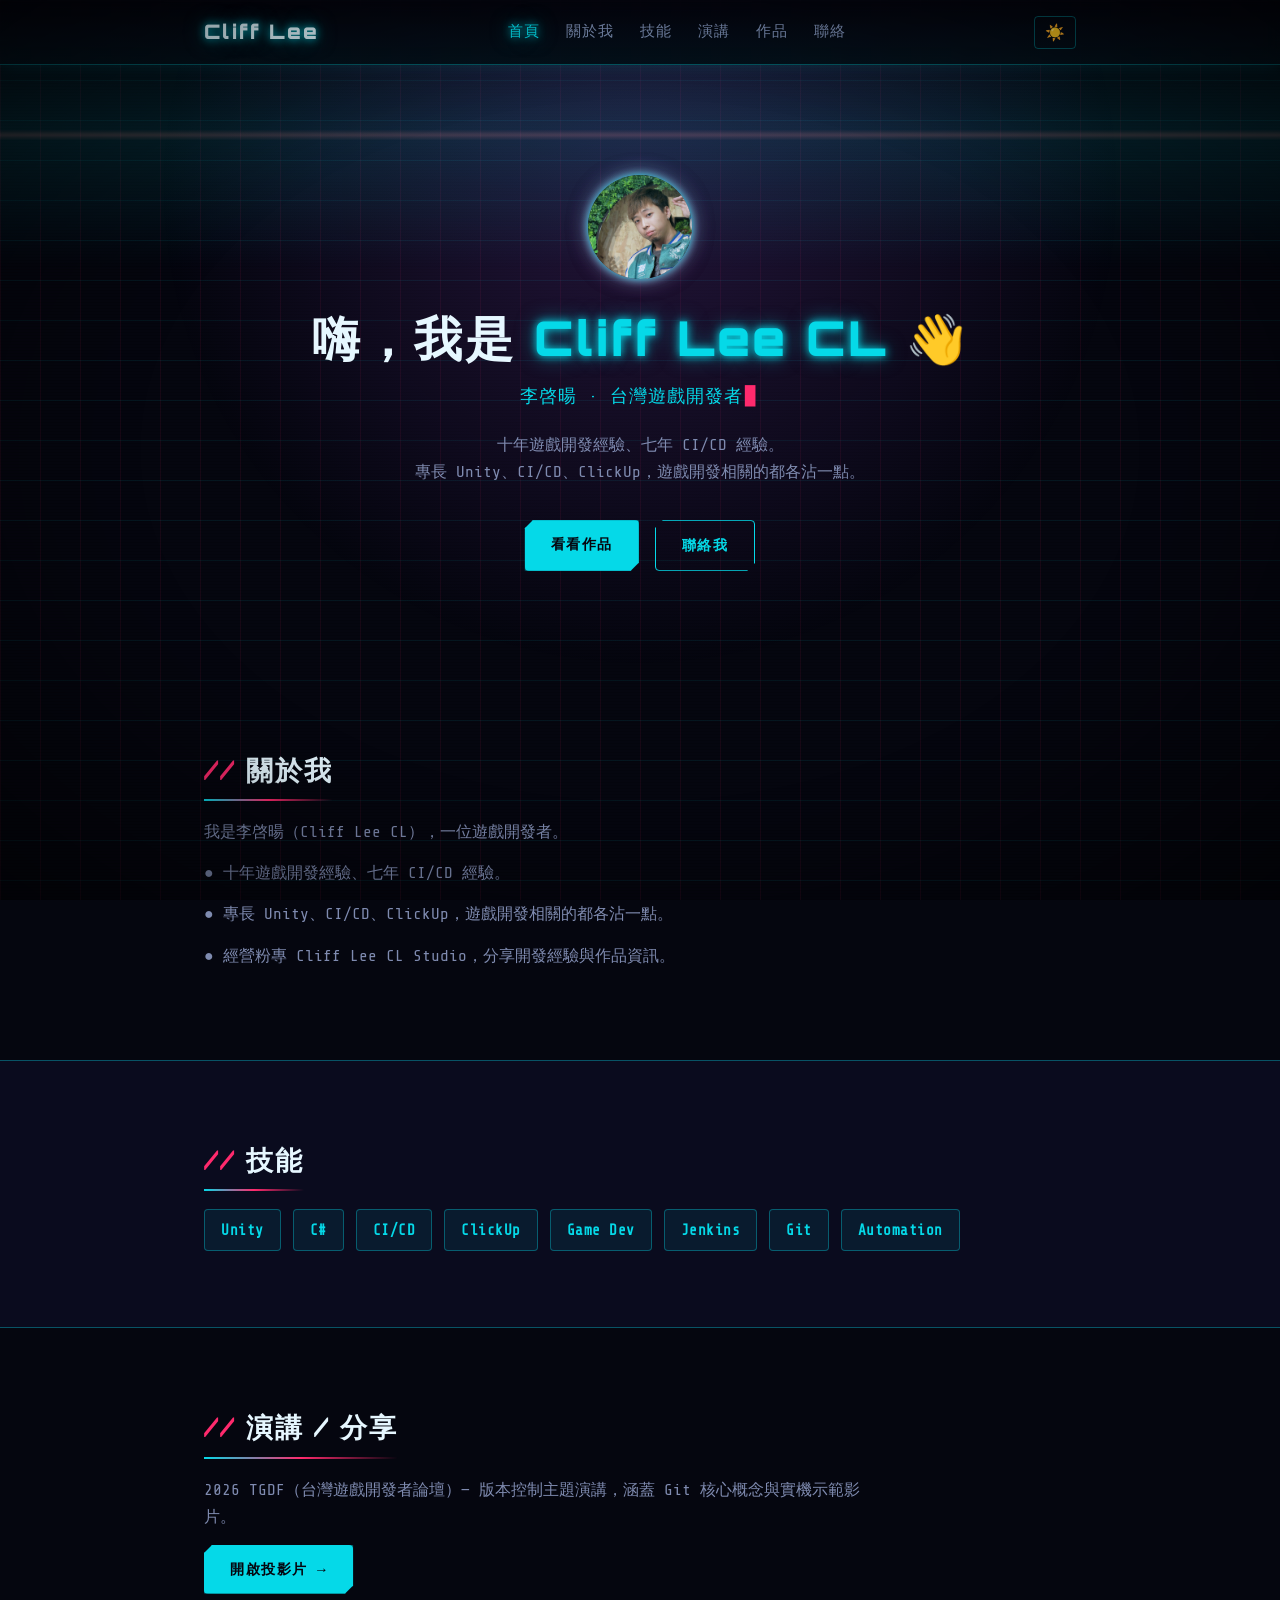
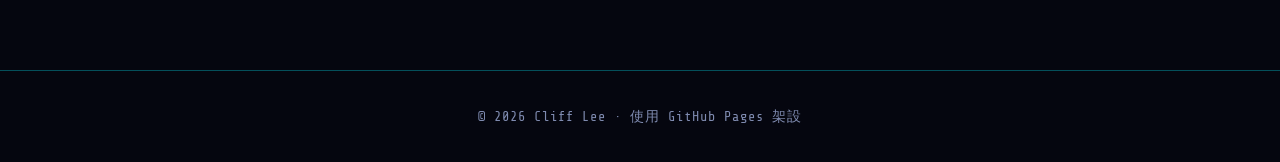
<file: index.html>
<!DOCTYPE html>
<html lang="zh-Hant">
<head>
  <meta charset="UTF-8" />
  <meta name="viewport" content="width=device-width, initial-scale=1.0" />
  <title>Cliff Lee · 個人首頁</title>
  <meta name="description" content="Cliff Lee 的個人網站 — 軟體開發者" />
  <link rel="preconnect" href="https://fonts.googleapis.com" />
  <link rel="preconnect" href="https://fonts.gstatic.com" crossorigin />
  <link href="https://fonts.googleapis.com/css2?family=Orbitron:wght@500;700;900&family=Share+Tech+Mono&display=swap" rel="stylesheet" />
  <link rel="stylesheet" href="assets/css/base.css" />
  <link rel="stylesheet" href="assets/css/home.css" />
</head>
<body>
  <!-- 首屏 -->
  <section class="hero" id="top">
    <div class="container hero__inner">
      <img class="hero__avatar" src="2026TGDF.png" alt="Cliff Lee CL 大頭照" />
      <h1 class="hero__title">嗨，我是 <span class="accent">Cliff Lee CL</span> 👋</h1>
      <p class="hero__subtitle">李啓暘 · 台灣遊戲開發者</p>
      <p class="hero__desc">
        十年遊戲開發經驗、七年 CI&#47;CD 經驗。<br />
        專長 Unity、CI&#47;CD、ClickUp，遊戲開發相關的都各沾一點。
      </p>
      <div class="hero__actions">
        <a href="projects.html" class="btn btn--primary">看看作品</a>
        <a href="contact.html" class="btn btn--ghost">聯絡我</a>
      </div>
    </div>
  </section>

  <!-- 關於我 -->
  <section class="section" id="about">
    <div class="container">
      <h2 class="section__title">關於我</h2>
      <p class="section__text">我是李啓暘（Cliff Lee CL），一位遊戲開發者。</p>
      <p class="section__text">● 十年遊戲開發經驗、七年 CI&#47;CD 經驗。</p>
      <p class="section__text">● 專長 Unity、CI&#47;CD、ClickUp，遊戲開發相關的都各沾一點。</p>
      <p class="section__text">● 經營粉專 Cliff Lee CL Studio，分享開發經驗與作品資訊。</p>
    </div>
  </section>

  <!-- 技能 -->
  <section class="section section--alt" id="skills">
    <div class="container">
      <h2 class="section__title">技能</h2>
      <div class="tags">
        <span class="tag">Unity</span>
        <span class="tag">C#</span>
        <span class="tag">CI/CD</span>
        <span class="tag">ClickUp</span>
        <span class="tag">Game Dev</span>
        <span class="tag">Jenkins</span>
        <span class="tag">Git</span>
        <span class="tag">Automation</span>
      </div>
    </div>
  </section>

  <!-- 演講 / 分享 -->
  <section class="section" id="talks">
    <div class="container">
      <h2 class="section__title">演講 / 分享</h2>
      <p class="section__text">
        2026 TGDF（台灣遊戲開發者論壇）— 版本控制主題演講，涵蓋 Git 核心概念與實機示範影片。
      </p>
      <a href="2026-TGDF-Slides/2026TGDFVersionControl.html" class="btn btn--primary" target="_blank" rel="noopener">開啟投影片 →</a>
    </div>
  </section>

  <script src="assets/js/common.js"></script>
</body>
</html>
</file>
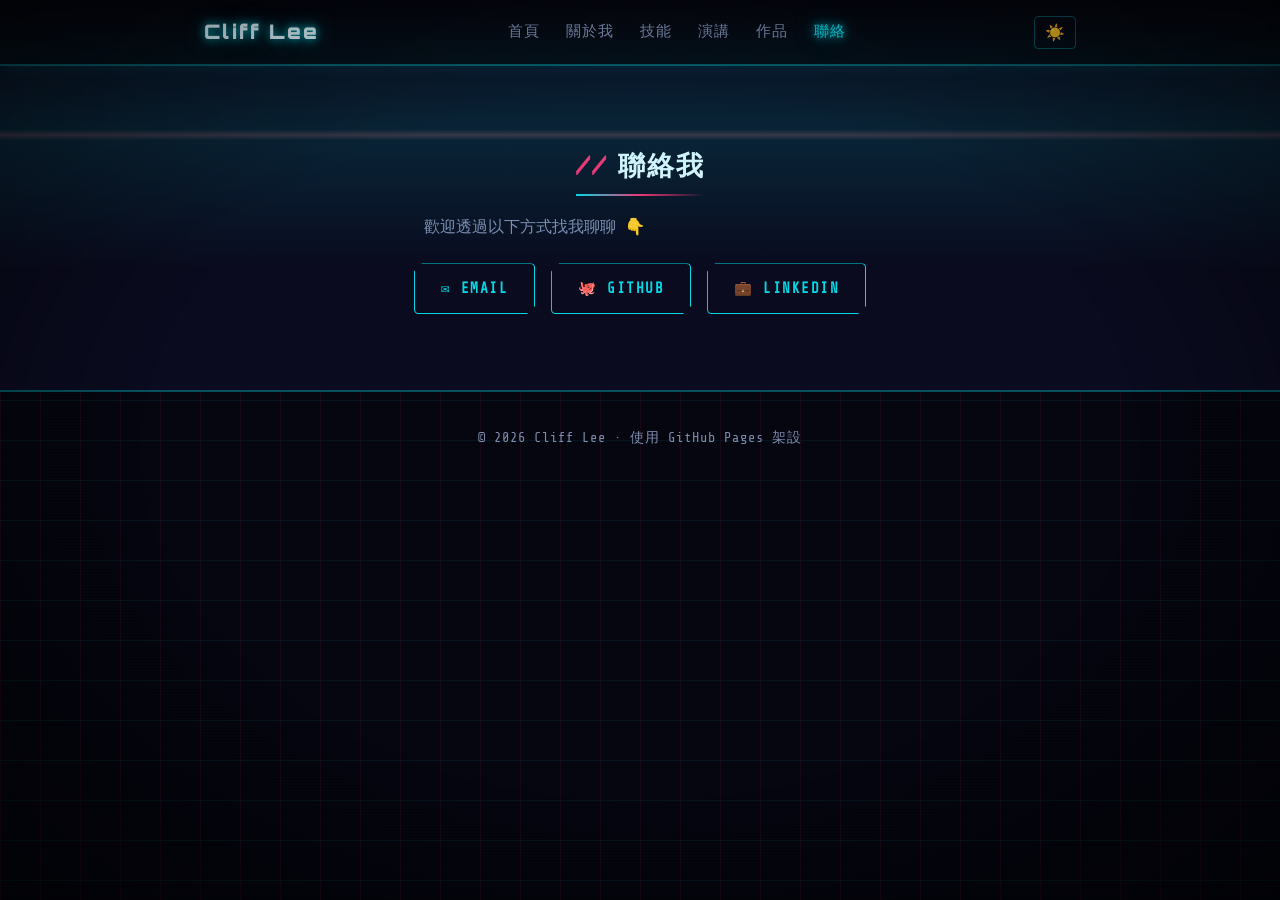
<file: contact.html>
<!DOCTYPE html>
<html lang="zh-Hant">
<head>
  <meta charset="UTF-8" />
  <meta name="viewport" content="width=device-width, initial-scale=1.0" />
  <title>Cliff Lee · 聯絡</title>
  <meta name="description" content="聯絡 Cliff Lee" />
  <link rel="preconnect" href="https://fonts.googleapis.com" />
  <link rel="preconnect" href="https://fonts.gstatic.com" crossorigin />
  <link href="https://fonts.googleapis.com/css2?family=Orbitron:wght@500;700;900&family=Share+Tech+Mono&display=swap" rel="stylesheet" />
  <link rel="stylesheet" href="assets/css/base.css" />
  <link rel="stylesheet" href="assets/css/contact.css" />
</head>
<body>
  <!-- 聯絡 -->
  <section class="section section--alt" id="contact">
    <div class="container contact">
      <h2 class="section__title">聯絡我</h2>
      <p class="section__text">歡迎透過以下方式找我聊聊 👇</p>
      <div class="contact__links">
        <a href="mailto:clifflee@igs.com.tw" class="btn btn--ghost">✉️ Email</a>
        <a href="https://github.com/cliffleecl" class="btn btn--ghost" target="_blank" rel="noopener">🐙 GitHub</a>
        <a href="#" class="btn btn--ghost">💼 LinkedIn</a>
      </div>
    </div>
  </section>

  <script src="assets/js/common.js"></script>
</body>
</html>
</file>
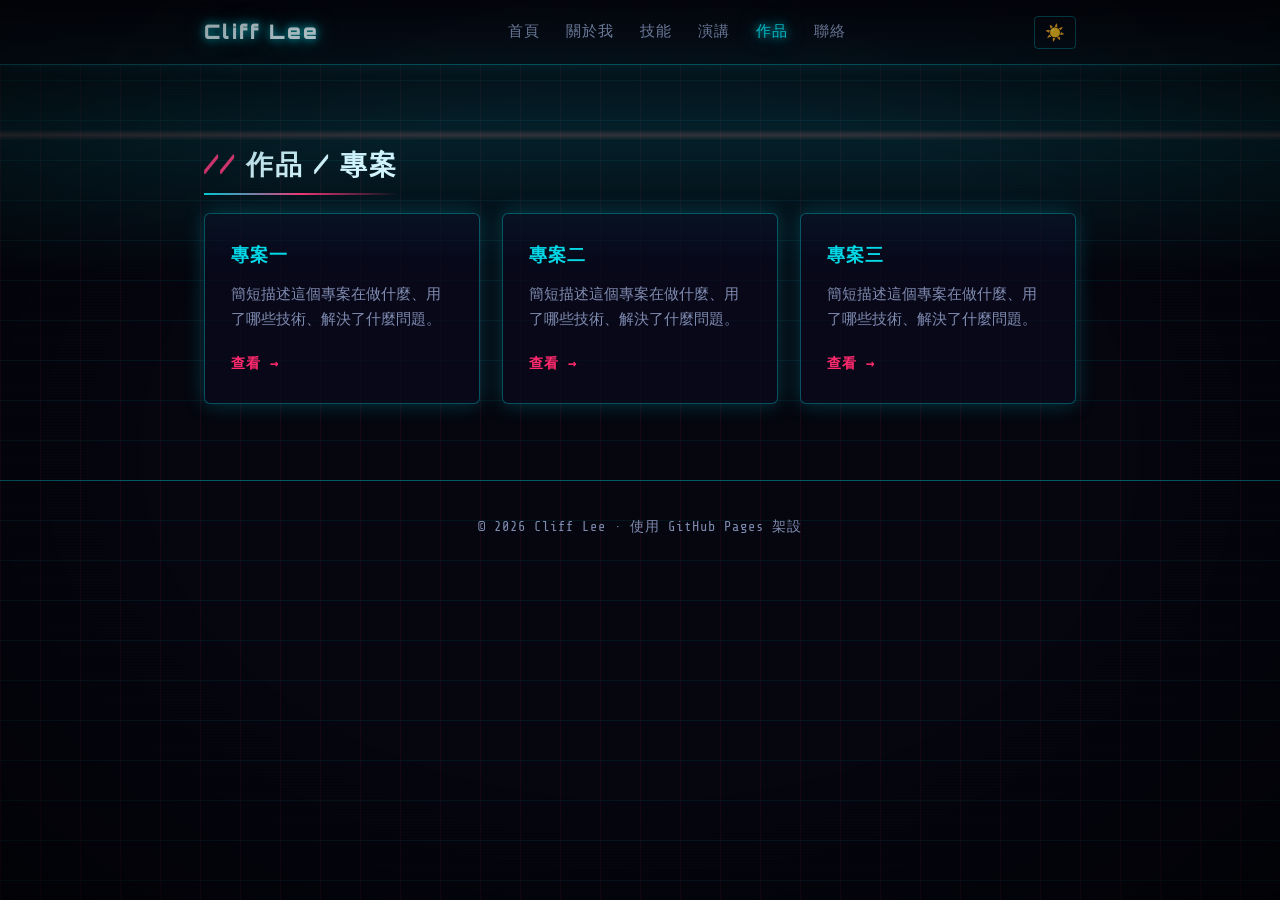
<file: projects.html>
<!DOCTYPE html>
<html lang="zh-Hant">
<head>
  <meta charset="UTF-8" />
  <meta name="viewport" content="width=device-width, initial-scale=1.0" />
  <title>Cliff Lee · 作品</title>
  <meta name="description" content="Cliff Lee 的作品與專案" />
  <link rel="preconnect" href="https://fonts.googleapis.com" />
  <link rel="preconnect" href="https://fonts.gstatic.com" crossorigin />
  <link href="https://fonts.googleapis.com/css2?family=Orbitron:wght@500;700;900&family=Share+Tech+Mono&display=swap" rel="stylesheet" />
  <link rel="stylesheet" href="assets/css/base.css" />
  <link rel="stylesheet" href="assets/css/projects.css" />
</head>
<body>
  <!-- 作品 -->
  <section class="section" id="projects">
    <div class="container">
      <h2 class="section__title">作品 / 專案</h2>
      <div class="cards">
        <article class="card">
          <h3 class="card__title">專案一</h3>
          <p class="card__text">簡短描述這個專案在做什麼、用了哪些技術、解決了什麼問題。</p>
          <a href="#" class="card__link">查看 →</a>
        </article>
        <article class="card">
          <h3 class="card__title">專案二</h3>
          <p class="card__text">簡短描述這個專案在做什麼、用了哪些技術、解決了什麼問題。</p>
          <a href="#" class="card__link">查看 →</a>
        </article>
        <article class="card">
          <h3 class="card__title">專案三</h3>
          <p class="card__text">簡短描述這個專案在做什麼、用了哪些技術、解決了什麼問題。</p>
          <a href="#" class="card__link">查看 →</a>
        </article>
      </div>
    </div>
  </section>

  <script src="assets/js/common.js"></script>
</body>
</html>
</file>
<file: assets/css/base.css>
/* ============================================================
   BASE · 共用樣式（變數 / reset / 導覽列 / 按鈕 / 區塊 / 頁尾 / 背景特效）
   ⚠️ 全站共用：修改前請留意會影響所有頁面
   ============================================================ */
:root {
  --bg: #05060f;
  --bg-alt: #0a0b1e;
  --text: #e6f7ff;
  --text-soft: #7f8bb0;
  --cyan: #05d9e8;
  --magenta: #ff2a6d;
  --purple: #a855f7;
  --yellow: #f9f871;
  --accent: var(--cyan);
  --accent-soft: rgba(5, 217, 232, 0.08);
  --border: rgba(5, 217, 232, 0.35);
  --card: rgba(10, 11, 30, 0.7);
  --shadow: 0 0 20px rgba(5, 217, 232, 0.25);
  --glow-cyan: 0 0 8px var(--cyan), 0 0 20px rgba(5, 217, 232, 0.5);
  --glow-magenta: 0 0 8px var(--magenta), 0 0 20px rgba(255, 42, 109, 0.5);
}

/* 淺色（霓虹晝）變體 */
[data-theme="light"] {
  --bg: #eef1ff;
  --bg-alt: #e2e7ff;
  --text: #14103a;
  --text-soft: #5b5b86;
  --accent: #d6006e;
  --accent-soft: rgba(214, 0, 110, 0.08);
  --border: rgba(214, 0, 110, 0.35);
  --card: rgba(255, 255, 255, 0.75);
  --shadow: 0 0 20px rgba(214, 0, 110, 0.2);
}

* { margin: 0; padding: 0; box-sizing: border-box; }

html { scroll-behavior: smooth; }

body {
  font-family: "Share Tech Mono", "Consolas", ui-monospace, monospace;
  background: var(--bg);
  color: var(--text);
  line-height: 1.7;
  position: relative;
  overflow-x: hidden;
  transition: background 0.3s, color 0.3s;
}

/* 背景：霓虹網格 + 掃描線 */
body::before {
  content: "";
  position: fixed;
  inset: 0;
  z-index: -2;
  background-image:
    linear-gradient(rgba(5, 217, 232, 0.08) 1px, transparent 1px),
    linear-gradient(90deg, rgba(255, 42, 109, 0.08) 1px, transparent 1px);
  background-size: 40px 40px;
  pointer-events: none;
  animation: gridPan 6s linear infinite;
}
@keyframes gridPan {
  0% { background-position: 0 0, 0 0; }
  100% { background-position: 0 40px, 40px 0; }
}
body::after {
  content: "";
  position: fixed;
  inset: 0;
  z-index: -1;
  background: repeating-linear-gradient(
    to bottom,
    transparent 0,
    transparent 2px,
    rgba(0, 0, 0, 0.15) 3px
  );
  pointer-events: none;
}

.container {
  max-width: 920px;
  margin: 0 auto;
  padding: 0 24px;
}

/* ===== 導覽列 ===== */
.nav {
  position: sticky;
  top: 0;
  z-index: 10;
  background: color-mix(in srgb, var(--bg) 80%, transparent);
  backdrop-filter: blur(10px);
  border-bottom: 1px solid var(--border);
  box-shadow: 0 0 15px rgba(5, 217, 232, 0.15);
}
.nav__inner {
  display: flex;
  align-items: center;
  justify-content: space-between;
  height: 64px;
}
.nav__logo {
  font-family: "Orbitron", sans-serif;
  font-weight: 900;
  font-size: 1.25rem;
  letter-spacing: 2px;
  color: var(--text);
  text-decoration: none;
  text-shadow: var(--glow-cyan);
  animation: neonFlicker 4s infinite;
}
@keyframes neonFlicker {
  0%, 19%, 21%, 55%, 57%, 100% { opacity: 1; text-shadow: var(--glow-cyan); }
  20%, 56% { opacity: 0.4; text-shadow: none; }
  22% { opacity: 0.9; }
}
.nav__links { display: flex; gap: 26px; }
.nav__links a {
  color: var(--text-soft);
  text-decoration: none;
  font-size: 0.95rem;
  text-transform: uppercase;
  letter-spacing: 1px;
  transition: color 0.2s, text-shadow 0.2s;
}
.nav__links a:hover { color: var(--cyan); text-shadow: var(--glow-cyan); }
.nav__links a.is-active { color: var(--cyan); text-shadow: var(--glow-cyan); }
.theme-toggle {
  background: transparent;
  border: 1px solid var(--border);
  border-radius: 4px;
  padding: 6px 10px;
  cursor: pointer;
  font-size: 1rem;
  color: var(--text);
  transition: box-shadow 0.2s;
}
.theme-toggle:hover { box-shadow: var(--glow-cyan); }

/* ===== 按鈕 ===== */
.btn {
  display: inline-block;
  padding: 12px 26px;
  border-radius: 4px;
  text-decoration: none;
  font-weight: 700;
  font-size: 0.9rem;
  text-transform: uppercase;
  letter-spacing: 1.5px;
  clip-path: polygon(8px 0, 100% 0, 100% calc(100% - 8px), calc(100% - 8px) 100%, 0 100%, 0 8px);
  transition: transform 0.15s, box-shadow 0.2s, background 0.2s, color 0.2s;
}
.btn:hover { transform: translateY(-2px); }
.btn--primary {
  background: var(--cyan);
  color: #05060f;
  box-shadow: var(--glow-cyan);
}
.btn--primary:hover { box-shadow: 0 0 16px var(--cyan), 0 0 32px var(--cyan); }
.btn--ghost {
  background: transparent;
  color: var(--cyan);
  border: 1px solid var(--cyan);
}
.btn--ghost:hover { background: var(--accent-soft); box-shadow: var(--glow-cyan); }

/* ===== 區塊 ===== */
.section { padding: 76px 0; }
.section--alt {
  background: var(--bg-alt);
  border-top: 1px solid var(--border);
  border-bottom: 1px solid var(--border);
}
.section__title {
  font-family: "Orbitron", sans-serif;
  font-size: 1.7rem;
  font-weight: 700;
  letter-spacing: 2px;
  text-transform: uppercase;
  margin-bottom: 26px;
  position: relative;
  display: inline-block;
  color: var(--text);
}
.section__title::before {
  content: "// ";
  color: var(--magenta);
}
.section__title::after {
  content: "";
  position: absolute;
  left: 0;
  bottom: -8px;
  width: 100%;
  height: 2px;
  background: linear-gradient(90deg, var(--cyan), var(--magenta), transparent);
}
.section__text { color: var(--text-soft); margin-bottom: 14px; max-width: 660px; }

/* ===== 頁尾 ===== */
.footer {
  padding: 34px 0;
  text-align: center;
  color: var(--text-soft);
  font-size: 0.85rem;
  letter-spacing: 1px;
  border-top: 1px solid var(--border);
}

/* ===== 全站背景特效（CRT） ===== */
/* CRT 掃描光束：一道亮條由上往下反覆掃過整個畫面 */
html::before {
  content: "";
  position: fixed;
  inset: 0;
  z-index: 9998;
  pointer-events: none;
  background: linear-gradient(
    to bottom,
    transparent 0%,
    rgba(5, 217, 232, 0.12) 48%,
    rgba(255, 255, 255, 0.18) 50%,
    rgba(5, 217, 232, 0.12) 52%,
    transparent 100%
  );
  height: 30%;
  animation: scanSweep 4.5s linear infinite;
}
@keyframes scanSweep {
  0% { transform: translateY(-120%); }
  100% { transform: translateY(430%); }
}

/* 螢幕暗角 + 整體亮度抖動（CRT 味） */
html::after {
  content: "";
  position: fixed;
  inset: 0;
  z-index: 9999;
  pointer-events: none;
  background: radial-gradient(ellipse at center, transparent 55%, rgba(0, 0, 0, 0.55) 100%);
  animation: crtFlicker 0.15s steps(2) infinite;
}
@keyframes crtFlicker {
  0% { opacity: 0.9; }
  100% { opacity: 1; }
}

/* ===== RWD（共用） ===== */
@media (max-width: 600px) {
  .nav__links { gap: 14px; font-size: 0.8rem; }
}

/* ===== 減少動態偏好：全部關掉 ===== */
@media (prefers-reduced-motion: reduce) {
  .glitch::before, .glitch::after, .hero__avatar, .hero__title.glitch,
  html::before, html::after, .nav__logo, .hero__subtitle::after,
  .hero__avatar::before, .tag { animation: none; }
  html::before { display: none; }
}
</file>
<file: assets/css/home.css>
/* ============================================================
   HOME · 首頁（首屏 hero）專屬樣式
   ============================================================ */

/* ===== 首屏 ===== */
.hero {
  padding: 110px 0 100px;
  text-align: center;
  background: radial-gradient(circle at 50% 20%, rgba(168, 85, 247, 0.18), transparent 60%);
}
.hero__avatar {
  width: 104px;
  height: 104px;
  margin: 0 auto 30px;
  border-radius: 50%;
  background: linear-gradient(135deg, var(--cyan), var(--magenta));
  color: #05060f;
  display: flex;
  align-items: center;
  justify-content: center;
  font-family: "Orbitron", sans-serif;
  font-size: 2rem;
  font-weight: 900;
  box-shadow: var(--glow-cyan), var(--glow-magenta);
  animation: pulse 3s ease-in-out infinite;
  position: relative;
  z-index: 0;
}
@keyframes pulse {
  0%, 100% { box-shadow: 0 0 12px var(--cyan), 0 0 30px rgba(255, 42, 109, 0.4); }
  50% { box-shadow: 0 0 24px var(--magenta), 0 0 45px rgba(5, 217, 232, 0.5); }
}
/* 頭像：外圈旋轉霓虹光環 */
.hero__avatar::before {
  content: "";
  position: absolute;
  inset: -8px;
  border-radius: 50%;
  z-index: -1;
  background: conic-gradient(var(--cyan), var(--magenta), var(--purple), var(--cyan));
  filter: blur(6px);
  animation: ringSpin 3s linear infinite;
}
@keyframes ringSpin {
  to { transform: rotate(360deg); }
}

.hero__title {
  font-family: "Orbitron", sans-serif;
  font-size: 3rem;
  font-weight: 900;
  line-height: 1.2;
  margin-bottom: 14px;
  letter-spacing: 3px;
}
.accent { color: var(--cyan); text-shadow: var(--glow-cyan); }

/* glitch 效果 */
.glitch { position: relative; }
.glitch::before,
.glitch::after {
  content: attr(data-text);
  position: absolute;
  left: 0;
  top: 0;
  width: 100%;
  color: var(--cyan);
  overflow: hidden;
}
.glitch::before {
  color: var(--magenta);
  animation: glitch-1 1.4s infinite linear alternate-reverse;
  clip-path: inset(0 0 55% 0);
}
.glitch::after {
  color: var(--cyan);
  animation: glitch-2 1.7s infinite linear alternate-reverse;
  clip-path: inset(55% 0 0 0);
}
@keyframes glitch-1 {
  0% { transform: translate(0); }
  20% { transform: translate(-3px, 1px); }
  40% { transform: translate(-2px, -1px); }
  60% { transform: translate(2px, 1px); }
  80% { transform: translate(1px, -1px); }
  100% { transform: translate(0); }
}
@keyframes glitch-2 {
  0% { transform: translate(0); }
  25% { transform: translate(2px, -1px); }
  50% { transform: translate(-2px, 1px); }
  75% { transform: translate(1px, 1px); }
  100% { transform: translate(0); }
}

/* 標題：週期性爆發故障（位移 + 傾斜 + 色偏） */
.hero__title.glitch {
  animation: titleBurst 3.2s infinite;
}
@keyframes titleBurst {
  0%, 92%, 100% { transform: translate(0) skewX(0); filter: none; }
  93% { transform: translate(-4px, 2px) skewX(8deg); filter: drop-shadow(3px 0 var(--magenta)) drop-shadow(-3px 0 var(--cyan)); }
  95% { transform: translate(5px, -2px) skewX(-10deg); filter: drop-shadow(-4px 0 var(--cyan)) drop-shadow(4px 0 var(--magenta)); }
  97% { transform: translate(-3px, 1px) skewX(4deg); filter: none; }
}

.hero__subtitle {
  font-size: 1.15rem;
  color: var(--cyan);
  margin-bottom: 20px;
  letter-spacing: 1px;
}
/* 副標：閃爍的方塊游標 */
.hero__subtitle::after {
  content: "▊";
  margin-left: 2px;
  color: var(--magenta);
  animation: caretBlink 1s steps(1) infinite;
}
@keyframes caretBlink {
  0%, 50% { opacity: 1; }
  50.01%, 100% { opacity: 0; }
}

.hero__desc {
  max-width: 580px;
  margin: 0 auto 34px;
  color: var(--text-soft);
}
.hero__actions { display: flex; gap: 16px; justify-content: center; flex-wrap: wrap; }

/* ===== 技能標籤（首頁技能區塊） ===== */
.tags { display: flex; flex-wrap: wrap; gap: 12px; }
.tag {
  background: var(--accent-soft);
  color: var(--cyan);
  border: 1px solid var(--border);
  padding: 8px 16px;
  border-radius: 4px;
  font-size: 0.9rem;
  font-weight: 700;
  letter-spacing: 0.5px;
  transition: box-shadow 0.2s, color 0.2s;
  animation: tagPulse 2.5s ease-in-out infinite;
}
.tag:hover { color: var(--magenta); box-shadow: var(--glow-magenta); }

/* 技能標籤：隨機霓虹呼吸 */
.tag:nth-child(2n) { animation-delay: 0.4s; }
.tag:nth-child(3n) { animation-delay: 0.8s; }
@keyframes tagPulse {
  0%, 100% { box-shadow: none; }
  50% { box-shadow: 0 0 10px rgba(5, 217, 232, 0.5); }
}

/* ===== RWD ===== */
@media (max-width: 600px) {
  .hero__title { font-size: 2rem; letter-spacing: 2px; }
  .hero { padding: 76px 0 64px; }
}
</file>
<file: assets/css/contact.css>
/* ============================================================
   CONTACT · 聯絡頁專屬樣式
   ============================================================ */

/* ===== 聯絡 ===== */
.contact { text-align: center; }
.contact .section__title { display: inline-block; }
.contact__links { display: flex; gap: 16px; justify-content: center; flex-wrap: wrap; margin-top: 22px; }
</file>
<file: assets/css/projects.css>
/* ============================================================
   PROJECTS · 作品頁專屬樣式
   ============================================================ */

/* ===== 作品卡片 ===== */
.cards {
  display: grid;
  grid-template-columns: repeat(auto-fit, minmax(250px, 1fr));
  gap: 22px;
}
.card {
  background: var(--card);
  border: 1px solid var(--border);
  border-radius: 6px;
  padding: 26px;
  box-shadow: var(--shadow);
  transition: transform 0.2s, box-shadow 0.2s, border-color 0.2s;
}
.card:hover {
  transform: translateY(-5px);
  border-color: var(--magenta);
  box-shadow: var(--glow-magenta);
  animation: cardShake 0.25s steps(2) 3;
}
@keyframes cardShake {
  0% { transform: translate(-4px, 2px) translateY(-5px); }
  50% { transform: translate(4px, -2px) translateY(-5px); }
  100% { transform: translate(0) translateY(-5px); }
}
.card__title {
  font-family: "Orbitron", sans-serif;
  font-size: 1.1rem;
  letter-spacing: 1px;
  margin-bottom: 12px;
  color: var(--cyan);
}
.card__text { color: var(--text-soft); font-size: 0.92rem; margin-bottom: 18px; }
.card__link {
  color: var(--magenta);
  text-decoration: none;
  font-weight: 700;
  font-size: 0.9rem;
  text-transform: uppercase;
  letter-spacing: 1px;
}
.card__link:hover { text-shadow: var(--glow-magenta); }
</file>
